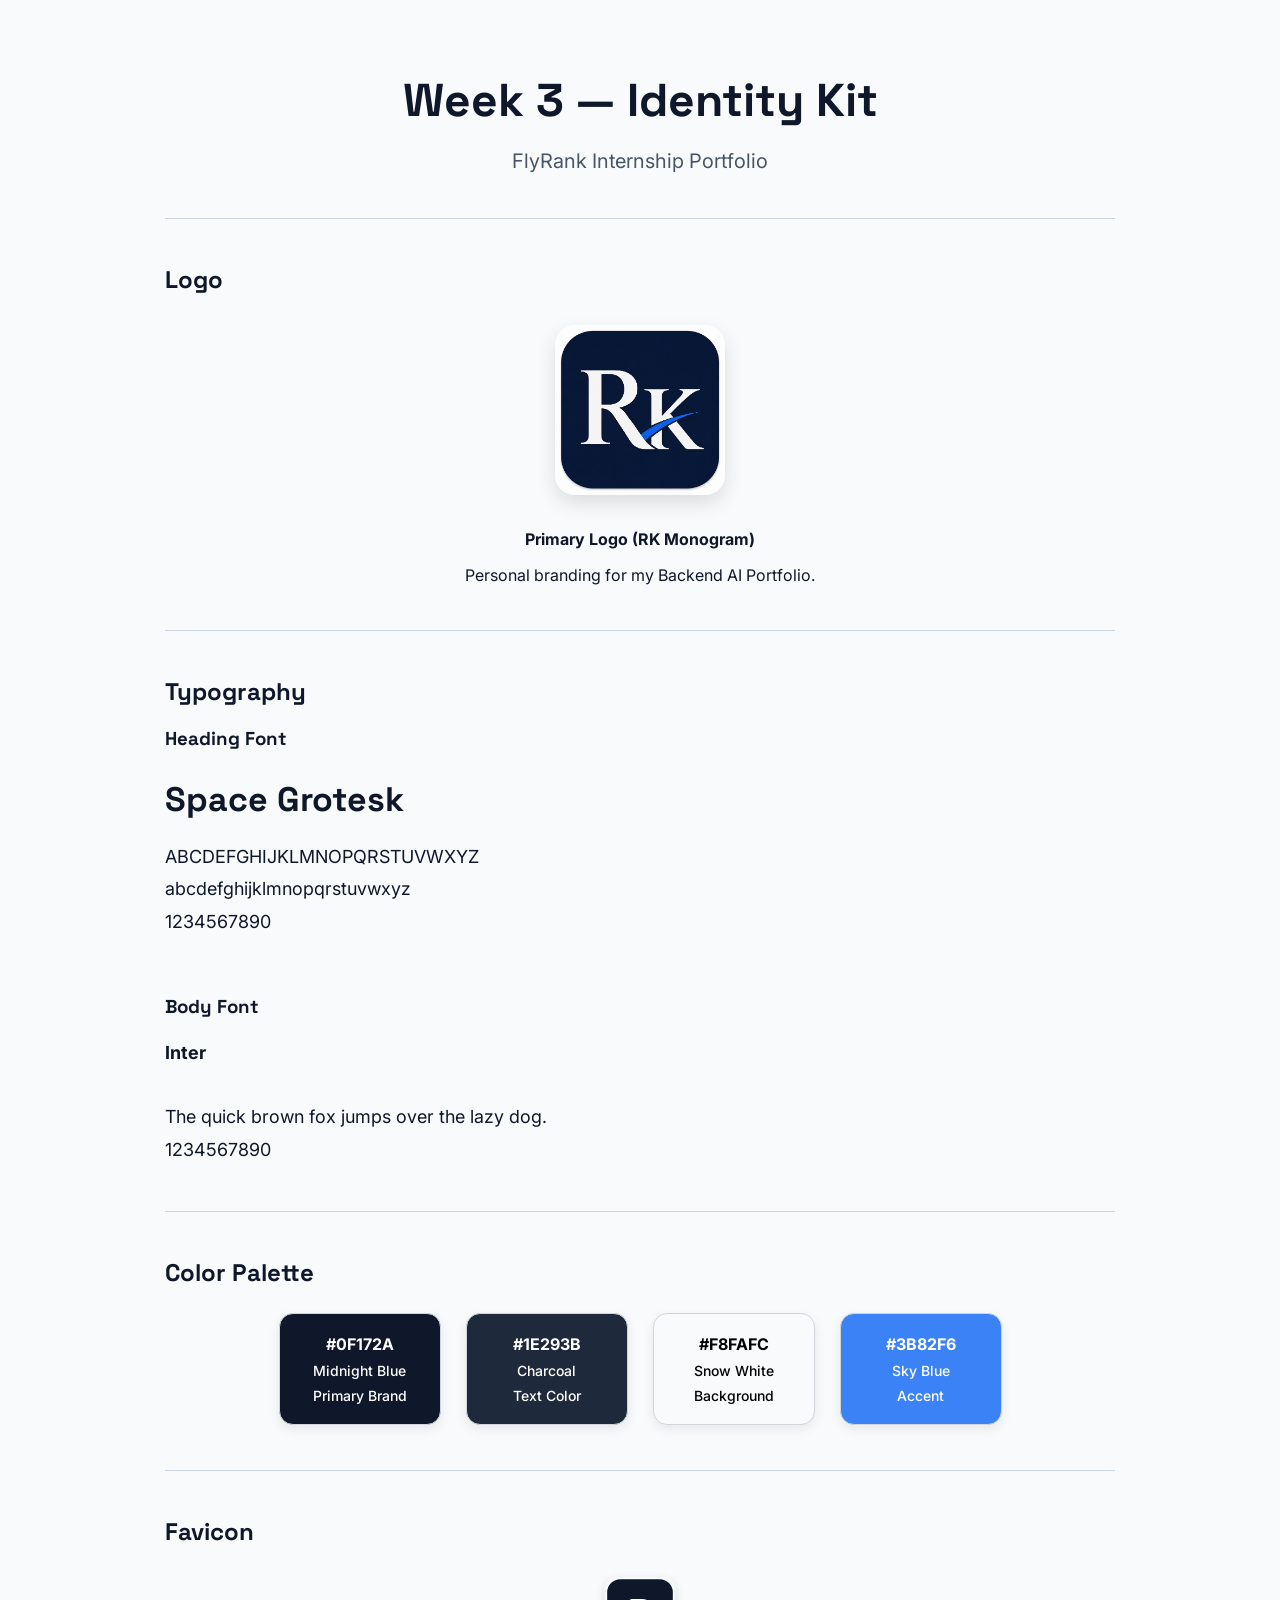
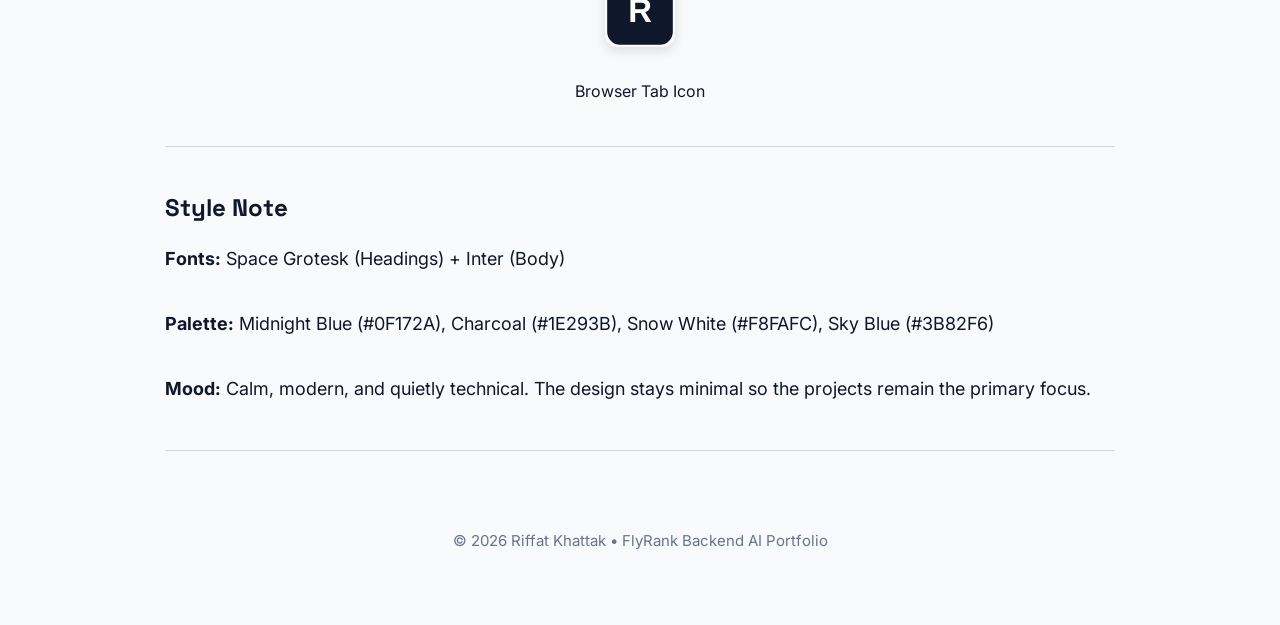
<file: AI-Fluency/W3-A1(Identity-Kit)/index.html>
<!DOCTYPE html>
<html lang="en">

<head>
    <meta charset="UTF-8">
    <meta name="viewport" content="width=device-width, initial-scale=1.0">
    <title>Week 3 - Identity Kit</title>

    <!-- Google Fonts -->
    <link href="https://fonts.googleapis.com/css2?family=Space+Grotesk:wght@500;700&family=Inter:wght@400;500&display=swap" rel="stylesheet">

    <link rel="stylesheet" href="style.css">

    <!-- Favicon -->
    <link rel="icon" type="image/svg+xml" href="favicon.svg">
</head>

<body>

    <div class="container">

        <!-- Header -->
        <header>

            <h1>Week 3 — Identity Kit</h1>

            <p class="subtitle">
                FlyRank Internship Portfolio
            </p>

        </header>

        <hr>

        <!-- Logo -->

        <section>

            <h2>Logo</h2>

            <div class="logo-container">

                <img src="assets/logo.png" alt="RK Logo" class="logo">

            </div>

            <p style="text-align:center;">
                <strong>Primary Logo (RK Monogram)</strong>
            </p>

            <p style="text-align:center;">
                Personal branding for my Backend AI Portfolio.
            </p>

        </section>

        <hr>

        <!-- Typography -->

        <section>

            <h2>Typography</h2>

            <h3>Heading Font</h3>

            <h2 class="heading">
                Space Grotesk
            </h2>

            <p class="body">

                ABCDEFGHIJKLMNOPQRSTUVWXYZ

                <br>

                abcdefghijklmnopqrstuvwxyz

                <br>

                1234567890

            </p>

            <br>

            <h3>Body Font</h3>

            <p class="body">

                <strong>Inter</strong>

                <br><br>

                The quick brown fox jumps over the lazy dog.

                <br>

                1234567890

            </p>

        </section>

        <hr>

        <!-- Color Palette -->

        <section>

            <h2>Color Palette</h2>

            <div class="colors">

                <div class="color blue">

                    #0F172A

                    <small>Midnight Blue</small>

                    <small>Primary Brand</small>

                </div>

                <div class="color dark">

                    #1E293B

                    <small>Charcoal</small>

                    <small>Text Color</small>

                </div>

                <div class="color white">

                    #F8FAFC

                    <small>Snow White</small>

                    <small>Background</small>

                </div>

                <div class="color accent">

                    #3B82F6

                    <small>Sky Blue</small>

                    <small>Accent</small>

                </div>

            </div>

        </section>

        <hr>

        <!-- Favicon -->

        <section>

            <h2>Favicon</h2>

            <div class="logo-container">

                <img src="favicon.svg"
                     alt="Favicon"
                     width="70">

            </div>

            <p style="text-align:center;">
                Browser Tab Icon
            </p>

        </section>

        <hr>

        <!-- Style Note -->

        <section>

            <h2>Style Note</h2>

            <p class="body">

                <strong>Fonts:</strong>

                Space Grotesk (Headings) + Inter (Body)

                <br><br>

                <strong>Palette:</strong>

                Midnight Blue (#0F172A),
                Charcoal (#1E293B),
                Snow White (#F8FAFC),
                Sky Blue (#3B82F6)

                <br><br>

                <strong>Mood:</strong>

                Calm, modern, and quietly technical. The design stays minimal so the projects remain the primary focus.

            </p>

        </section>

        <hr>

        <!-- Footer -->

        <footer>

            <p>

                © 2026 Riffat Khattak • FlyRank Backend AI Portfolio

            </p>

        </footer>

    </div>

</body>

</html>
</file>
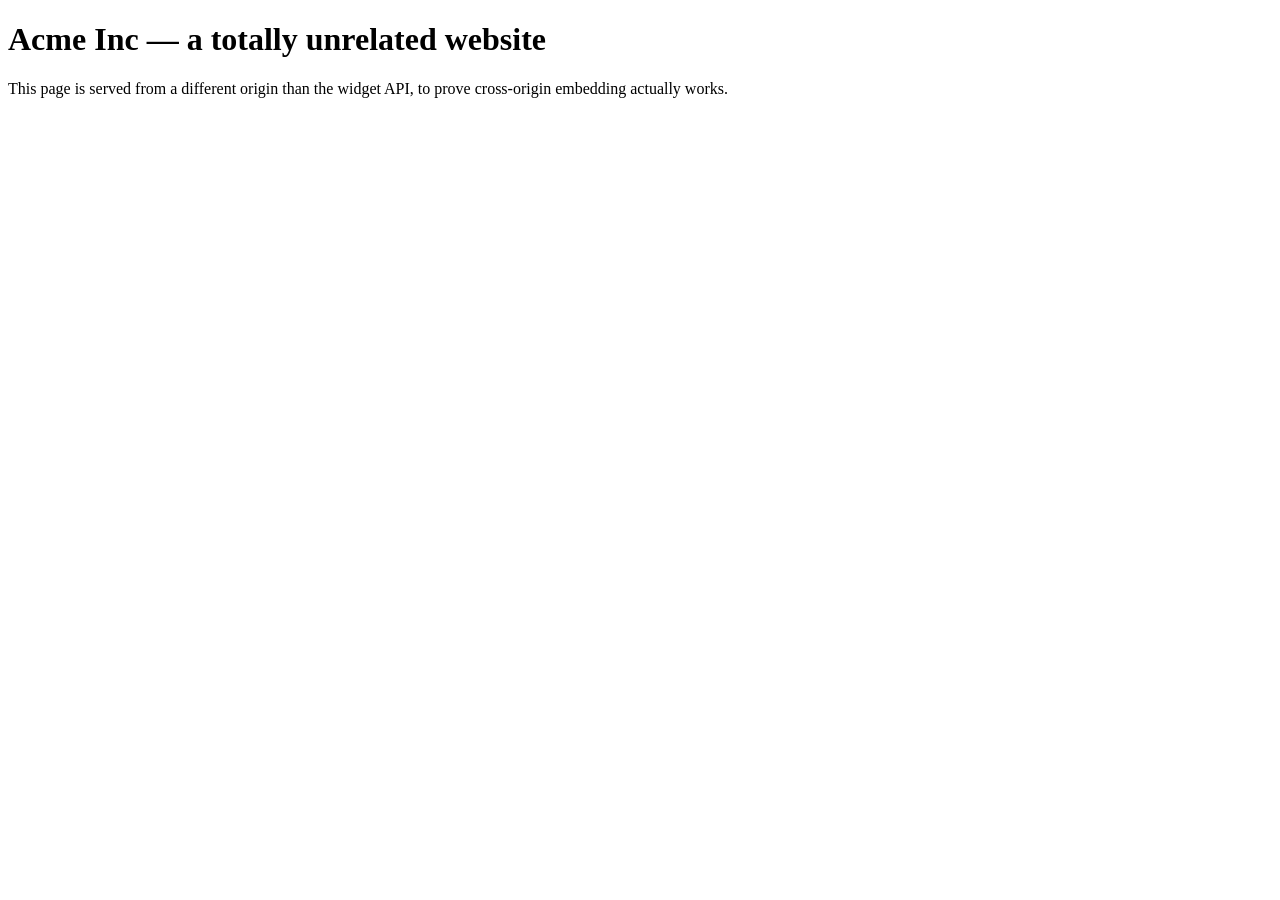
<file: Backend/flyrank-backend-capstone-widget-platform/test-site/index.html>
<!DOCTYPE html>
<html lang="en">
<head>
  <meta charset="UTF-8" />
  <title>Customer Site (different origin) — Widget Test Page</title>
</head>
<body>
  <h1>Acme Inc — a totally unrelated website</h1>
  <p>This page is served from a different origin than the widget API,
     to prove cross-origin embedding actually works.</p>

  <!--
    Run this page with:  python -m http.server 5500   (from inside test-site/)
    Run the API with:    docker compose up             (serves on :8000)
    Then open:            http://localhost:5500
    Replace WIDGET_ID below with the id printed by seed.py
  -->
  <script src="http://localhost:8000/widget.js?id=WIDGET_ID" async></script>
</body>
</html>
</file>
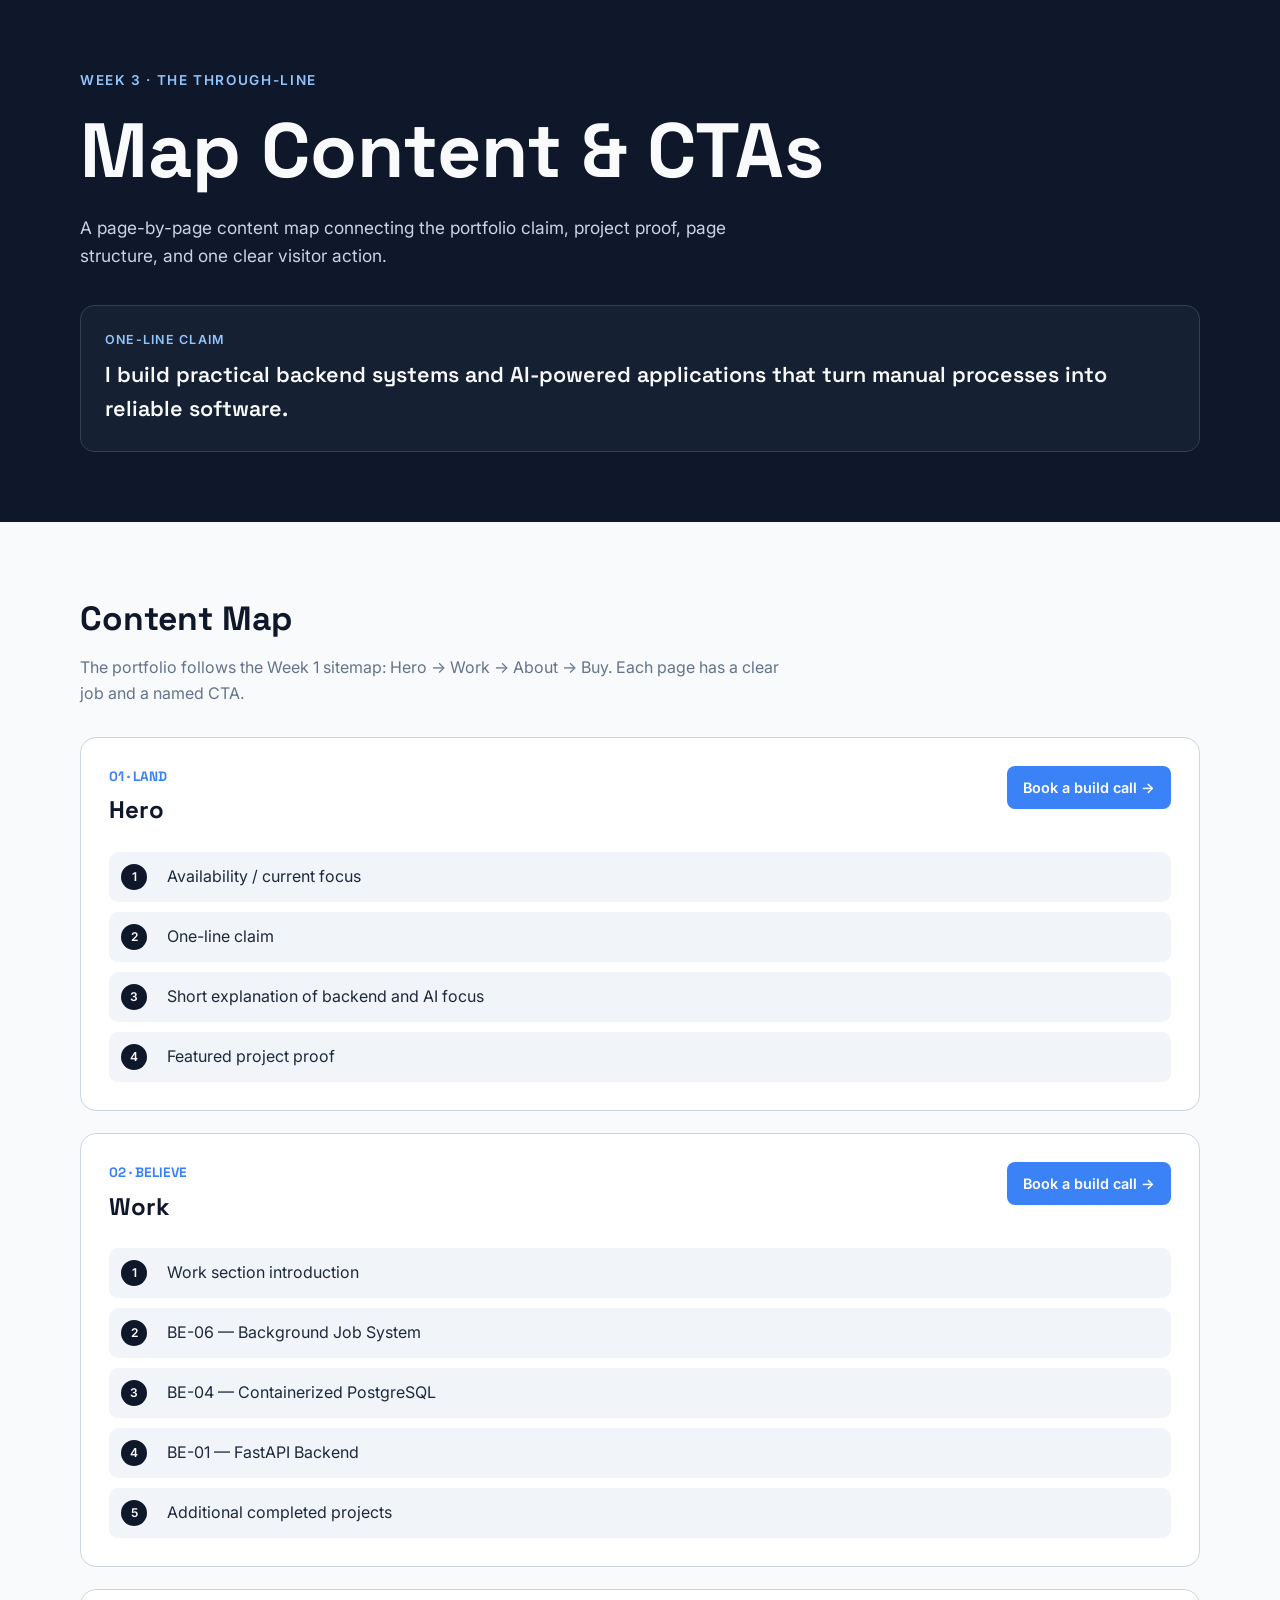
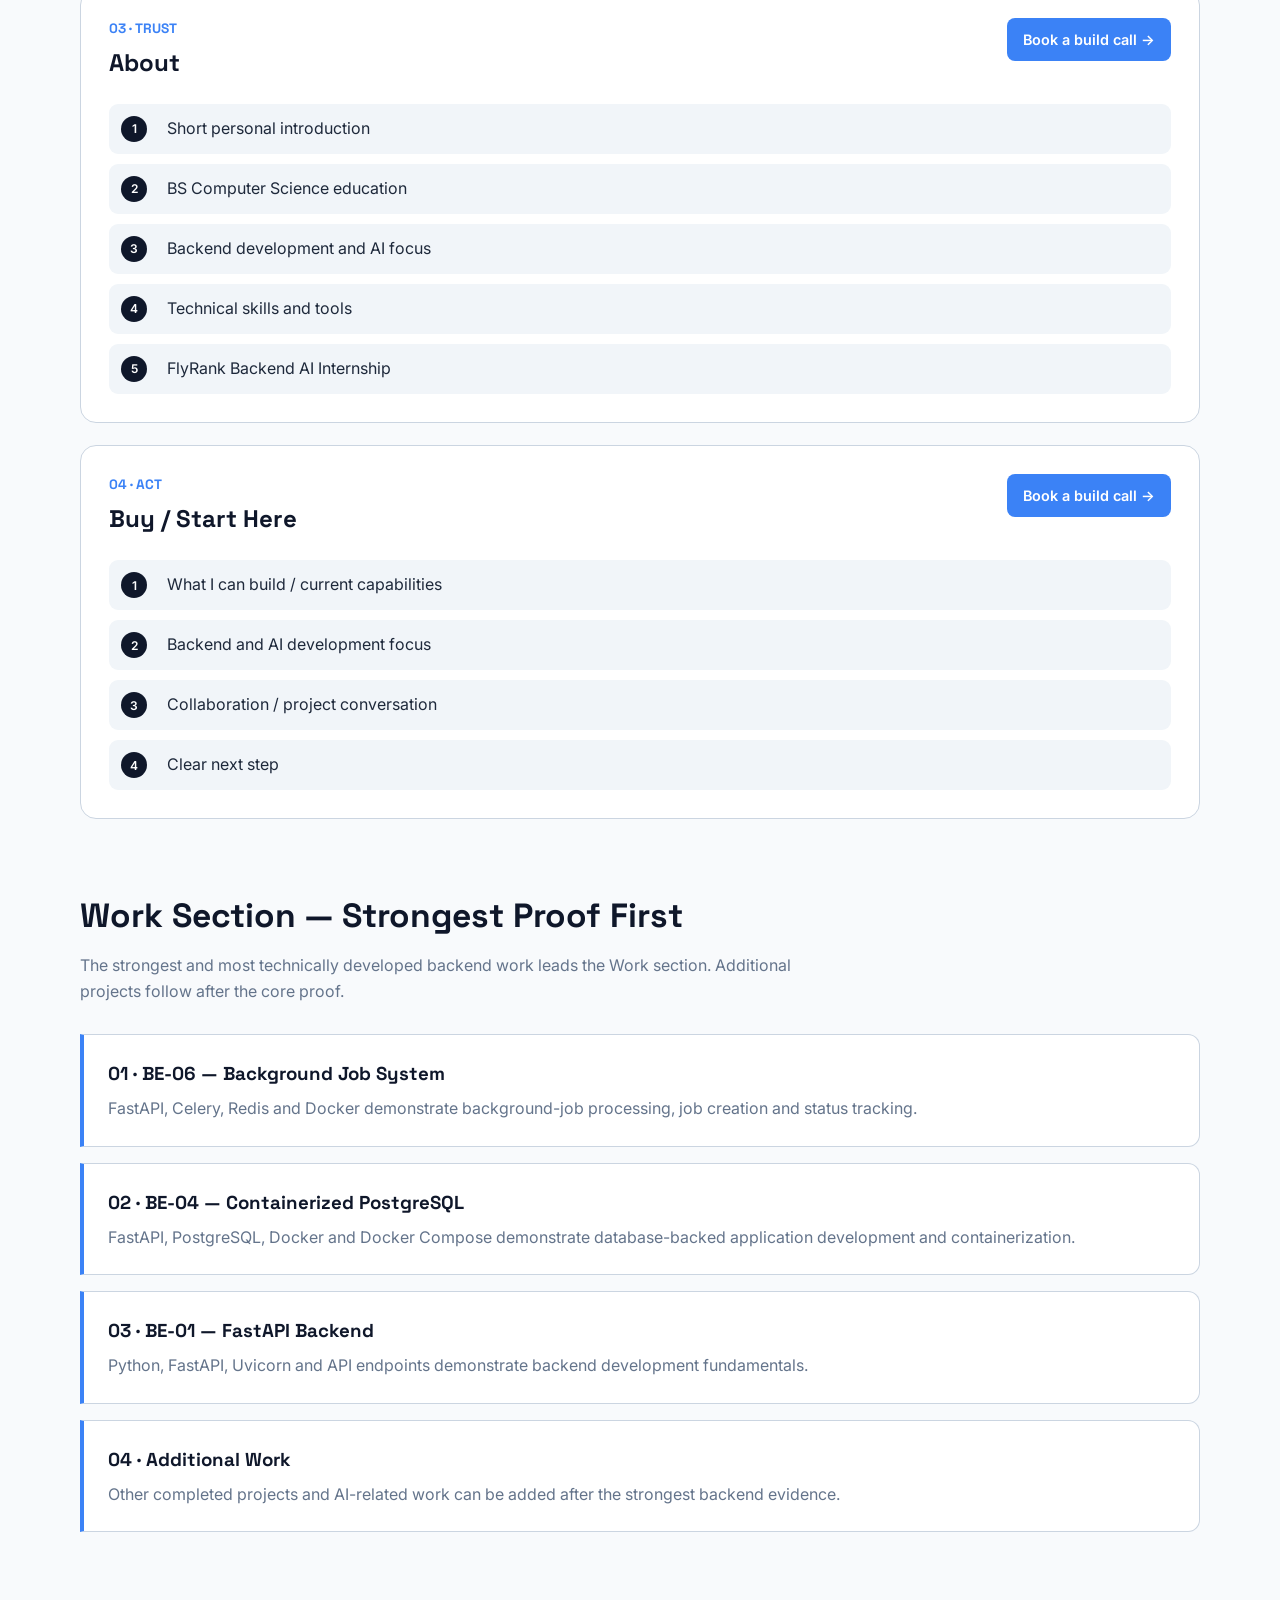
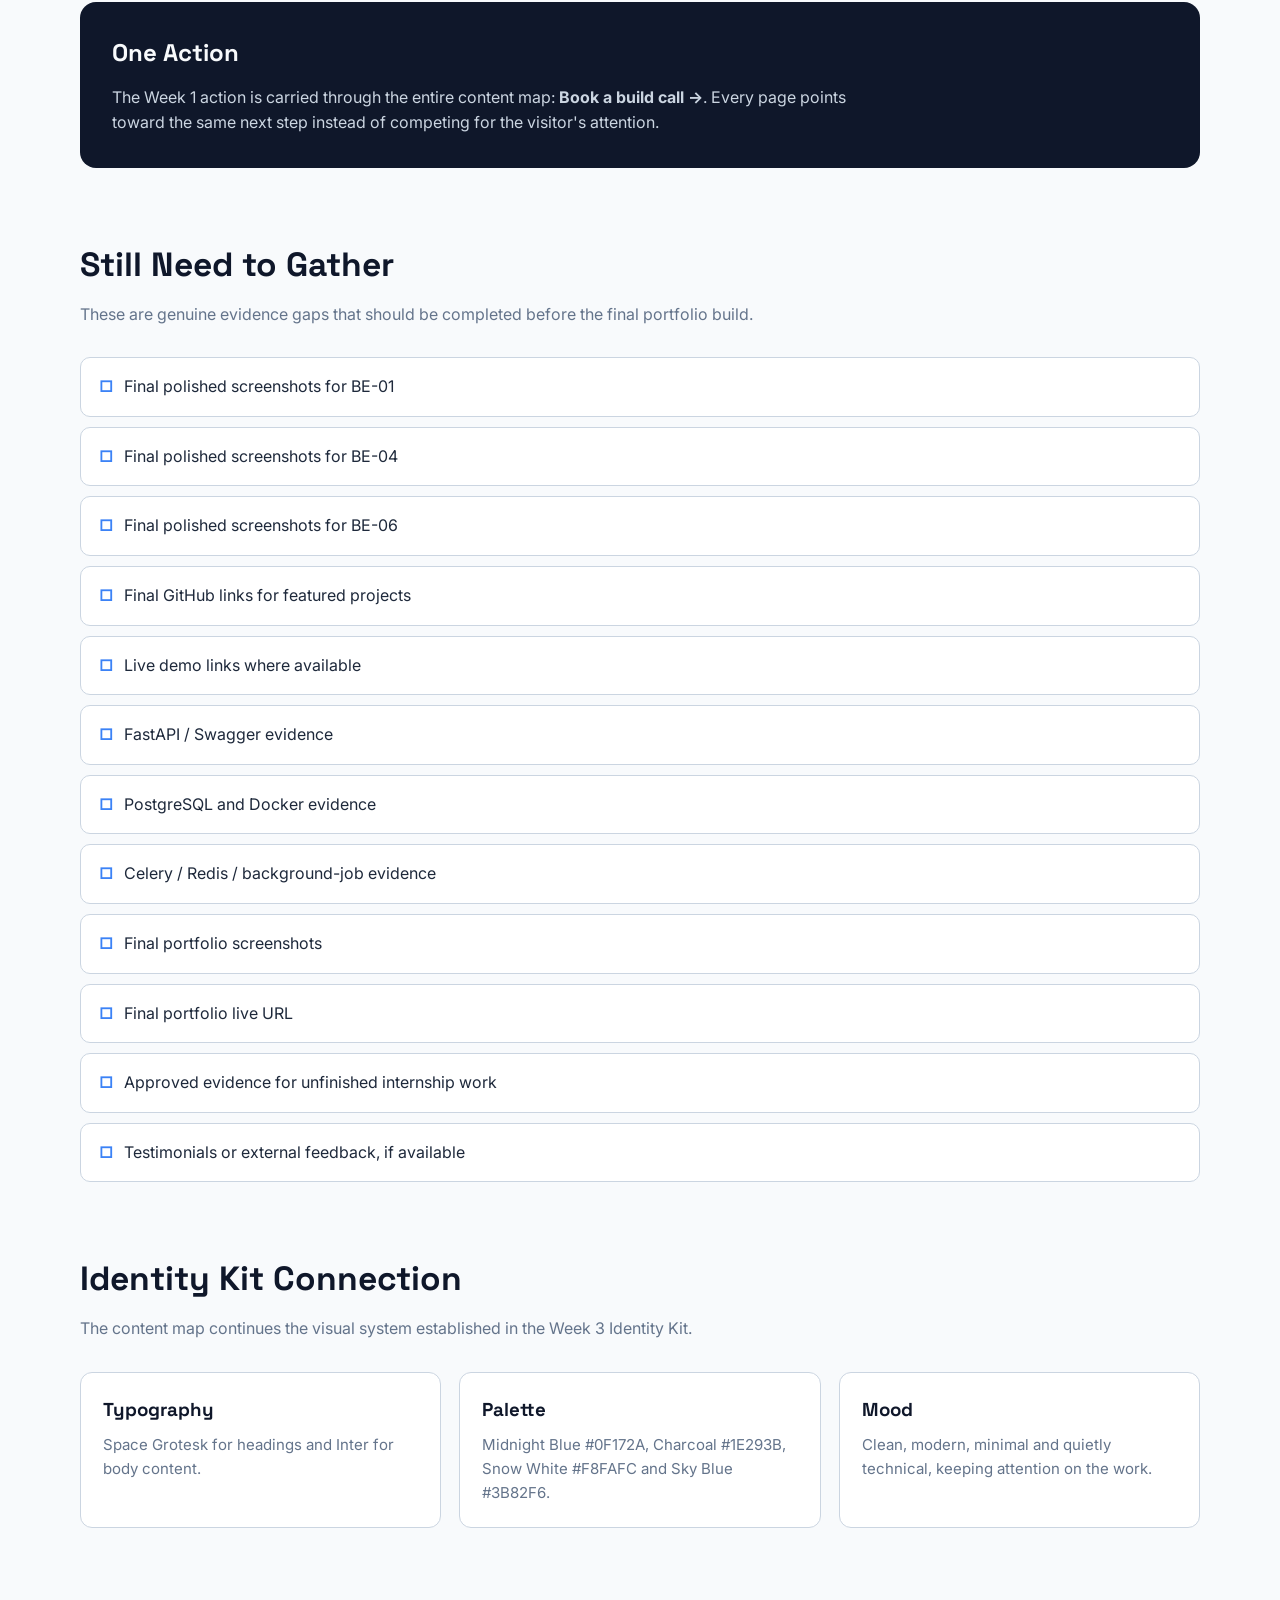
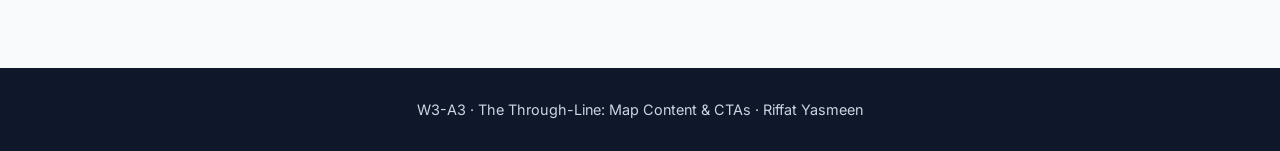
<file: AI-Fluency/W3-A3(content-map)/content-map.html>
<!DOCTYPE html>
<html lang="en">
<head>
  <meta charset="UTF-8">
  <meta name="viewport" content="width=device-width, initial-scale=1.0">

  <title>W3-A3 — Content Map & CTAs</title>

  <link rel="preconnect" href="https://fonts.googleapis.com">
  <link rel="preconnect" href="https://fonts.gstatic.com" crossorigin>
  <link href="https://fonts.googleapis.com/css2?family=Inter:wght@400;500;600&family=Space+Grotesk:wght@400;500;600;700&display=swap" rel="stylesheet">

  <style>
    :root {
      --midnight: #0F172A;
      --charcoal: #1E293B;
      --snow: #F8FAFC;
      --blue: #3B82F6;
      --muted: #64748B;
      --border: #CBD5E1;
      --white: #FFFFFF;
    }

    * {
      box-sizing: border-box;
      margin: 0;
      padding: 0;
    }

    body {
      font-family: "Inter", sans-serif;
      background: var(--snow);
      color: var(--charcoal);
      line-height: 1.6;
    }

    .container {
      width: min(1120px, 92%);
      margin: auto;
    }

    header {
      background: var(--midnight);
      color: var(--snow);
      padding: 70px 0;
    }

    .eyebrow {
      color: #93C5FD;
      font-size: 0.85rem;
      font-weight: 600;
      letter-spacing: 0.12em;
      text-transform: uppercase;
      margin-bottom: 18px;
    }

    h1,
    h2,
    h3 {
      font-family: "Space Grotesk", sans-serif;
    }

    h1 {
      font-size: clamp(2.4rem, 6vw, 4.8rem);
      line-height: 1.05;
      max-width: 850px;
      margin-bottom: 24px;
    }

    .hero-description {
      max-width: 720px;
      color: #CBD5E1;
      font-size: 1.08rem;
    }

    .claim-box {
      margin-top: 35px;
      padding: 24px;
      border: 1px solid #334155;
      background: #162033;
      border-radius: 14px;
    }

    .claim-label {
      color: #93C5FD;
      font-size: 0.78rem;
      font-weight: 600;
      text-transform: uppercase;
      letter-spacing: 0.1em;
      margin-bottom: 8px;
    }

    .claim {
      font-family: "Space Grotesk", sans-serif;
      font-size: 1.35rem;
      font-weight: 600;
    }

    main {
      padding: 70px 0;
    }

    section {
      margin-bottom: 70px;
    }

    .section-heading {
      margin-bottom: 30px;
    }

    .section-heading h2 {
      font-size: 2.1rem;
      color: var(--midnight);
      margin-bottom: 10px;
    }

    .section-heading p {
      color: var(--muted);
      max-width: 720px;
    }

    .map-grid {
      display: grid;
      gap: 22px;
    }

    .page-card {
      background: var(--white);
      border: 1px solid var(--border);
      border-radius: 16px;
      padding: 28px;
    }

    .page-header {
      display: flex;
      justify-content: space-between;
      align-items: flex-start;
      gap: 20px;
      margin-bottom: 22px;
    }

    .page-number {
      color: var(--blue);
      font-family: "Space Grotesk", sans-serif;
      font-weight: 700;
      font-size: 0.85rem;
    }

    .page-card h3 {
      font-size: 1.5rem;
      color: var(--midnight);
      margin-top: 4px;
    }

    .cta {
      white-space: nowrap;
      background: var(--blue);
      color: white;
      padding: 10px 16px;
      border-radius: 8px;
      font-weight: 600;
      font-size: 0.9rem;
    }

    .sections-list {
      list-style: none;
      counter-reset: section;
      display: grid;
      gap: 10px;
    }

    .sections-list li {
      counter-increment: section;
      display: grid;
      grid-template-columns: 34px 1fr;
      gap: 12px;
      align-items: start;
      padding: 12px;
      background: #F1F5F9;
      border-radius: 9px;
    }

    .sections-list li::before {
      content: counter(section);
      display: grid;
      place-items: center;
      width: 26px;
      height: 26px;
      background: var(--midnight);
      color: white;
      border-radius: 50%;
      font-size: 0.75rem;
      font-weight: 600;
    }

    .work-card {
      border-left: 4px solid var(--blue);
      background: var(--white);
      padding: 24px;
      border-radius: 0 12px 12px 0;
      margin-bottom: 16px;
      border-top: 1px solid var(--border);
      border-right: 1px solid var(--border);
      border-bottom: 1px solid var(--border);
    }

    .work-card h3 {
      color: var(--midnight);
      margin-bottom: 7px;
    }

    .work-card p {
      color: var(--muted);
    }

    .proof-list {
      display: grid;
      grid-template-columns: repeat(2, 1fr);
      gap: 14px;
    }

    .proof-item {
      background: var(--white);
      border: 1px solid var(--border);
      border-radius: 12px;
      padding: 20px;
    }

    .proof-item strong {
      display: block;
      color: var(--midnight);
      margin-bottom: 5px;
    }

    .proof-item span {
      color: var(--muted);
      font-size: 0.93rem;
    }

    .cta-logic {
      background: var(--midnight);
      color: var(--snow);
      border-radius: 16px;
      padding: 32px;
    }

    .cta-logic h2 {
      margin-bottom: 12px;
    }

    .cta-logic p {
      color: #CBD5E1;
      max-width: 760px;
    }

    .gather-list {
      list-style: none;
      display: grid;
      gap: 10px;
    }

    .gather-list li {
      background: var(--white);
      border: 1px solid var(--border);
      padding: 16px 18px;
      border-radius: 10px;
    }

    .gather-list li::before {
      content: "□";
      color: var(--blue);
      font-weight: bold;
      margin-right: 10px;
    }

    .identity {
      display: grid;
      grid-template-columns: repeat(3, 1fr);
      gap: 18px;
    }

    .identity-card {
      background: var(--white);
      border: 1px solid var(--border);
      border-radius: 12px;
      padding: 22px;
    }

    .identity-card h3 {
      color: var(--midnight);
      margin-bottom: 8px;
    }

    .identity-card p {
      color: var(--muted);
      font-size: 0.94rem;
    }

    footer {
      background: var(--midnight);
      color: #CBD5E1;
      padding: 30px 0;
      text-align: center;
      font-size: 0.9rem;
    }

    @media (max-width: 750px) {
      .page-header {
        flex-direction: column;
      }

      .proof-list,
      .identity {
        grid-template-columns: 1fr;
      }

      .cta {
        white-space: normal;
      }
    }
  </style>
</head>

<body>

<header>
  <div class="container">

    <div class="eyebrow">Week 3 · The Through-Line</div>

    <h1>Map Content & CTAs</h1>

    <p class="hero-description">
      A page-by-page content map connecting the portfolio claim,
      project proof, page structure, and one clear visitor action.
    </p>

    <div class="claim-box">
      <div class="claim-label">One-line claim</div>

      <div class="claim">
        I build practical backend systems and AI-powered applications
        that turn manual processes into reliable software.
      </div>
    </div>

  </div>
</header>


<main>

  <section>
    <div class="container">

      <div class="section-heading">
        <h2>Content Map</h2>
        <p>
          The portfolio follows the Week 1 sitemap:
          Hero → Work → About → Buy.
          Each page has a clear job and a named CTA.
        </p>
      </div>


      <div class="map-grid">

        <!-- HERO -->

        <article class="page-card">

          <div class="page-header">

            <div>
              <div class="page-number">01 · LAND</div>
              <h3>Hero</h3>
            </div>

            <div class="cta">Book a build call →</div>

          </div>

          <ol class="sections-list">

            <li>
              Availability / current focus
            </li>

            <li>
              One-line claim
            </li>

            <li>
              Short explanation of backend and AI focus
            </li>

            <li>
              Featured project proof
            </li>

          </ol>

        </article>


        <!-- WORK -->

        <article class="page-card">

          <div class="page-header">

            <div>
              <div class="page-number">02 · BELIEVE</div>
              <h3>Work</h3>
            </div>

            <div class="cta">Book a build call →</div>

          </div>

          <ol class="sections-list">

            <li>
              Work section introduction
            </li>

            <li>
              BE-06 — Background Job System
            </li>

            <li>
              BE-04 — Containerized PostgreSQL
            </li>

            <li>
              BE-01 — FastAPI Backend
            </li>

            <li>
              Additional completed projects
            </li>

          </ol>

        </article>


        <!-- ABOUT -->

        <article class="page-card">

          <div class="page-header">

            <div>
              <div class="page-number">03 · TRUST</div>
              <h3>About</h3>
            </div>

            <div class="cta">Book a build call →</div>

          </div>

          <ol class="sections-list">

            <li>
              Short personal introduction
            </li>

            <li>
              BS Computer Science education
            </li>

            <li>
              Backend development and AI focus
            </li>

            <li>
              Technical skills and tools
            </li>

            <li>
              FlyRank Backend AI Internship
            </li>

          </ol>

        </article>


        <!-- BUY -->

        <article class="page-card">

          <div class="page-header">

            <div>
              <div class="page-number">04 · ACT</div>
              <h3>Buy / Start Here</h3>
            </div>

            <div class="cta">Book a build call →</div>

          </div>

          <ol class="sections-list">

            <li>
              What I can build / current capabilities
            </li>

            <li>
              Backend and AI development focus
            </li>

            <li>
              Collaboration / project conversation
            </li>

            <li>
              Clear next step
            </li>

          </ol>

        </article>

      </div>

    </div>
  </section>


  <!-- WORK ORDER -->

  <section>

    <div class="container">

      <div class="section-heading">

        <h2>Work Section — Strongest Proof First</h2>

        <p>
          The strongest and most technically developed backend work leads
          the Work section. Additional projects follow after the core proof.
        </p>

      </div>


      <div class="work-card">

        <h3>01 · BE-06 — Background Job System</h3>

        <p>
          FastAPI, Celery, Redis and Docker demonstrate background-job
          processing, job creation and status tracking.
        </p>

      </div>


      <div class="work-card">

        <h3>02 · BE-04 — Containerized PostgreSQL</h3>

        <p>
          FastAPI, PostgreSQL, Docker and Docker Compose demonstrate
          database-backed application development and containerization.
        </p>

      </div>


      <div class="work-card">

        <h3>03 · BE-01 — FastAPI Backend</h3>

        <p>
          Python, FastAPI, Uvicorn and API endpoints demonstrate
          backend development fundamentals.
        </p>

      </div>


      <div class="work-card">

        <h3>04 · Additional Work</h3>

        <p>
          Other completed projects and AI-related work can be added
          after the strongest backend evidence.
        </p>

      </div>

    </div>

  </section>


  <!-- CTA LOGIC -->

  <section>

    <div class="container">

      <div class="cta-logic">

        <h2>One Action</h2>

        <p>
          The Week 1 action is carried through the entire content map:
          <strong>Book a build call →</strong>.
          Every page points toward the same next step instead of
          competing for the visitor's attention.
        </p>

      </div>

    </div>

  </section>


  <!-- GATHER LIST -->

  <section>

    <div class="container">

      <div class="section-heading">

        <h2>Still Need to Gather</h2>

        <p>
          These are genuine evidence gaps that should be completed
          before the final portfolio build.
        </p>

      </div>


      <ul class="gather-list">

        <li>Final polished screenshots for BE-01</li>

        <li>Final polished screenshots for BE-04</li>

        <li>Final polished screenshots for BE-06</li>

        <li>Final GitHub links for featured projects</li>

        <li>Live demo links where available</li>

        <li>FastAPI / Swagger evidence</li>

        <li>PostgreSQL and Docker evidence</li>

        <li>Celery / Redis / background-job evidence</li>

        <li>Final portfolio screenshots</li>

        <li>Final portfolio live URL</li>

        <li>Approved evidence for unfinished internship work</li>

        <li>Testimonials or external feedback, if available</li>

      </ul>

    </div>

  </section>


  <!-- IDENTITY -->

  <section>

    <div class="container">

      <div class="section-heading">

        <h2>Identity Kit Connection</h2>

        <p>
          The content map continues the visual system established
          in the Week 3 Identity Kit.
        </p>

      </div>


      <div class="identity">

        <div class="identity-card">

          <h3>Typography</h3>

          <p>
            Space Grotesk for headings and Inter for body content.
          </p>

        </div>


        <div class="identity-card">

          <h3>Palette</h3>

          <p>
            Midnight Blue #0F172A, Charcoal #1E293B,
            Snow White #F8FAFC and Sky Blue #3B82F6.
          </p>

        </div>


        <div class="identity-card">

          <h3>Mood</h3>

          <p>
            Clean, modern, minimal and quietly technical,
            keeping attention on the work.
          </p>

        </div>

      </div>

    </div>

  </section>

</main>


<footer>

  <div class="container">

    W3-A3 · The Through-Line: Map Content & CTAs · Riffat Yasmeen

  </div>

</footer>

</body>
</html>
</file>
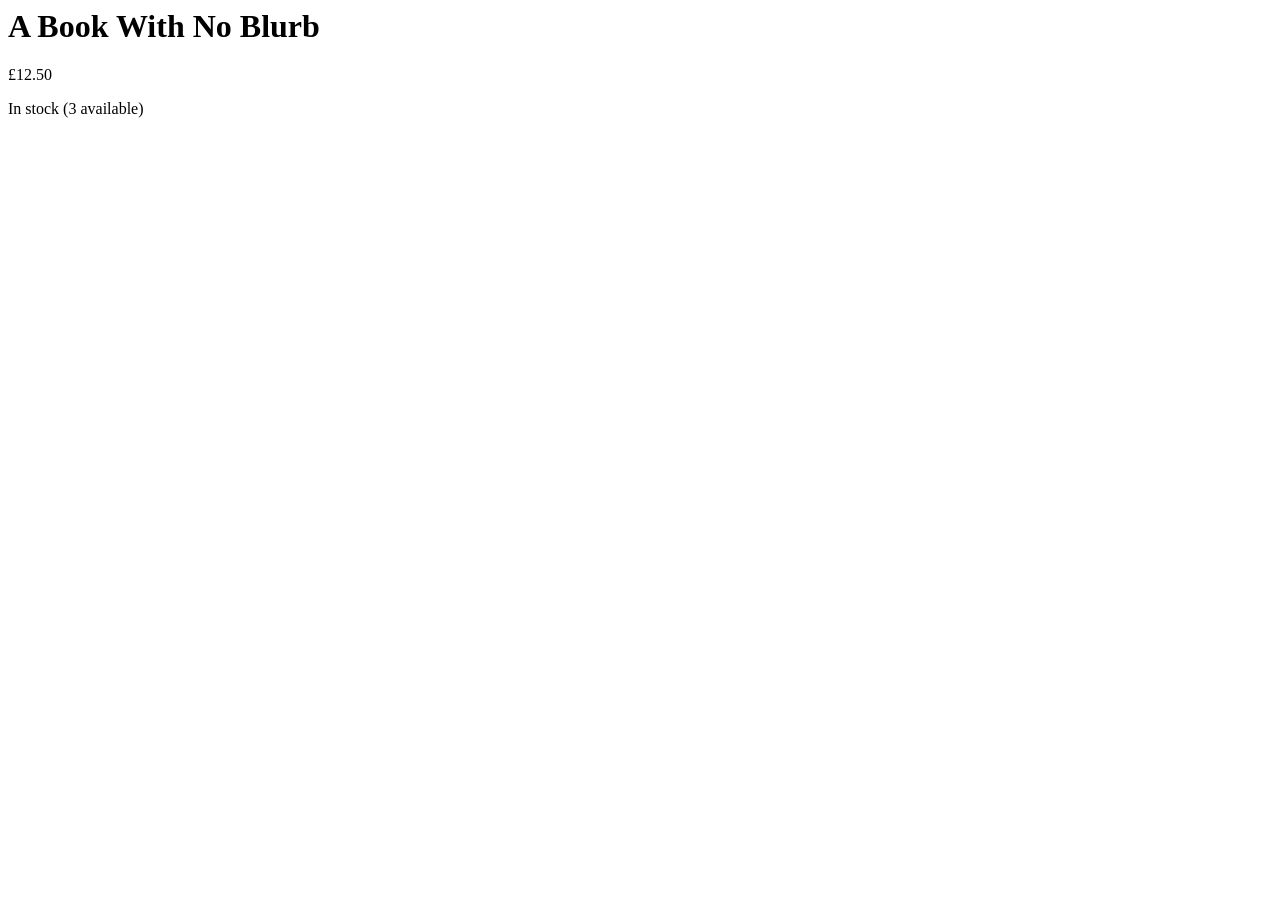
<file: Backend/W5-A9(polite-scraper)/tests/fixtures/book_no_description.html>
<html>
<body>
  <div class="product_main">
    <h1>  A Book With No Blurb  </h1>
    <p class="star-rating Three"></p>
    <p class="price_color">£12.50</p>
    <p class="availability">In stock (3 available)</p>
  </div>
</body>
</html>
</file>
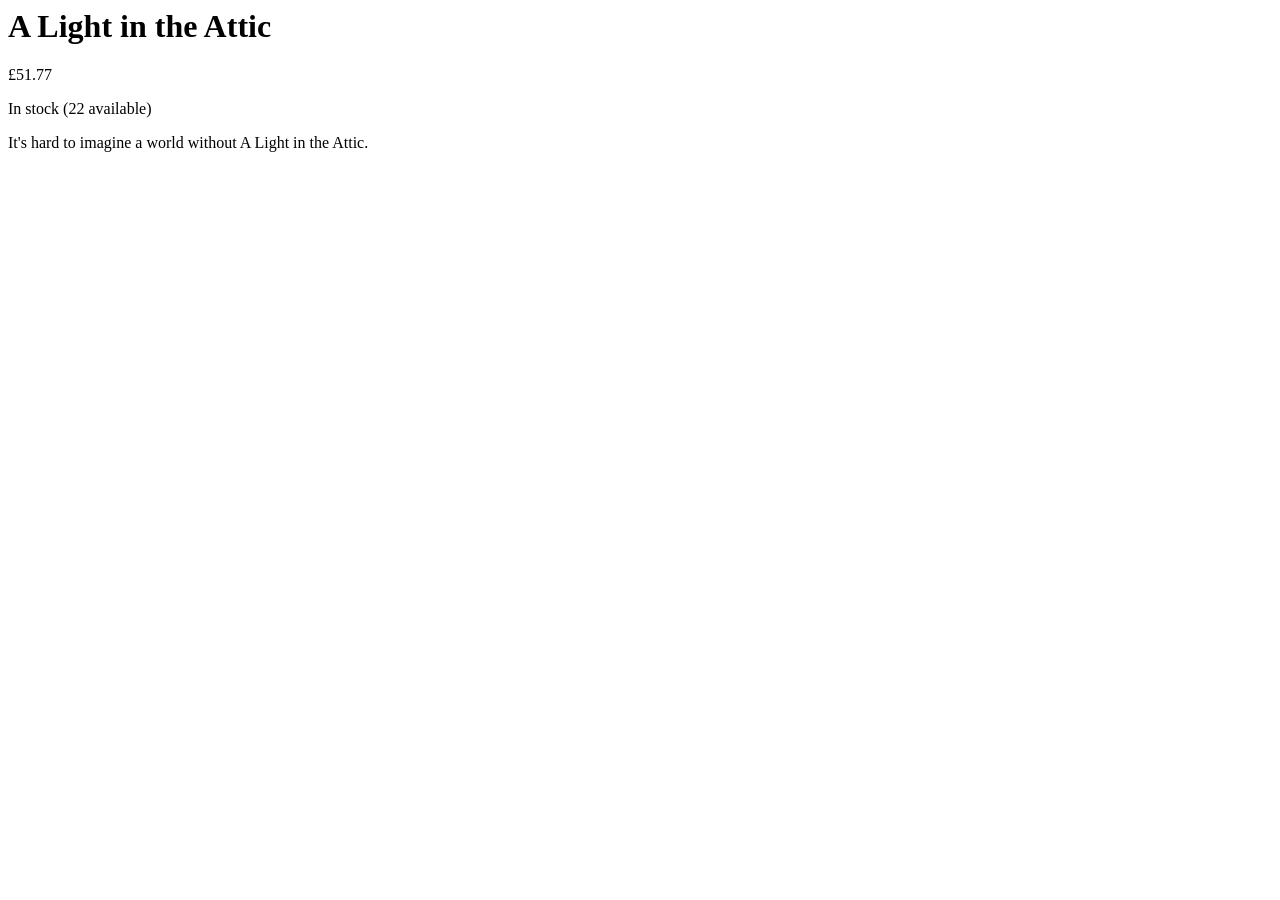
<file: Backend/W5-A9(polite-scraper)/tests/fixtures/book_with_description.html>
<html>
<body>
  <div class="product_main">
    <h1>A Light in the Attic</h1>
    <p class="star-rating Five"></p>
    <p class="price_color">£51.77</p>
    <p class="availability">In stock (22 available)</p>
  </div>
  <div id="product_description"></div>
  <p>  It's hard to imagine a world without A Light in the Attic.  </p>
</body>
</html>
</file>
<file: AI-Fluency/W3-A1(Identity-Kit)/style.css>
/* ==========================
   General Styling
========================== */

body {
    margin: 0;
    padding: 40px;
    background: #F8FAFC;
    color: #0F172A;
    font-family: 'Inter', sans-serif;
}

.container {
    max-width: 950px;
    margin: auto;
}

/* ==========================
   Headings
========================== */

h1,
h2,
h3 {
    font-family: 'Space Grotesk', sans-serif;
}

h1 {
    text-align: center;
    font-size: 46px;
    margin-bottom: 10px;
}

.subtitle {
    text-align: center;
    color: #475569;
    font-size: 20px;
    margin-bottom: 35px;
}

h2 {
    margin-bottom: 20px;
    color: #0F172A;
}

.heading {
    font-size: 34px;
}

.body {
    font-size: 18px;
    line-height: 1.8;
}

/* ==========================
   Logo
========================== */

.logo-container {
    text-align: center;
    margin: 30px 0;
}

.logo {
    width: 170px;
    height: auto;
    border-radius: 20px;
    box-shadow: 0 8px 20px rgba(0,0,0,0.12);
}

.logo-container p {
    margin-top: 15px;
    font-weight: 600;
    color: #1E293B;
}

/* ==========================
   Color Palette
========================== */

.colors {
    display: flex;
    justify-content: center;
    gap: 25px;
    flex-wrap: wrap;
    margin-top: 25px;
}

.color {
    width: 160px;
    height: 110px;
    border-radius: 14px;
    display: flex;
    flex-direction: column;
    justify-content: center;
    align-items: center;
    font-weight: bold;
    border: 1px solid #d1d5db;
    box-shadow: 0 4px 12px rgba(0,0,0,0.08);
}

.blue {
    background: #0F172A;
    color: white;
}

.dark {
    background: #1E293B;
    color: white;
}

.white {
    background: #F8FAFC;
    color: black;
}

.accent {
    background: #3B82F6;
    color: white;
}

small {
    display: block;
    margin-top: 8px;
    font-size: 14px;
    font-weight: 500;
}

/* ==========================
   Favicon
========================== */

img[alt="Favicon"] {
    border-radius: 12px;
    box-shadow: 0 4px 12px rgba(0,0,0,0.12);
}

/* ==========================
   Style Note
========================== */

.body strong {
    color: #0F172A;
}

/* ==========================
   Footer
========================== */

footer {
    margin-top: 35px;
    padding: 20px 0;
    text-align: center;
    color: #64748B;
    font-size: 15px;
}

/* ==========================
   Horizontal Line
========================== */

hr {
    margin: 45px 0;
    border: none;
    border-top: 1px solid #CBD5E1;
}
</file>
